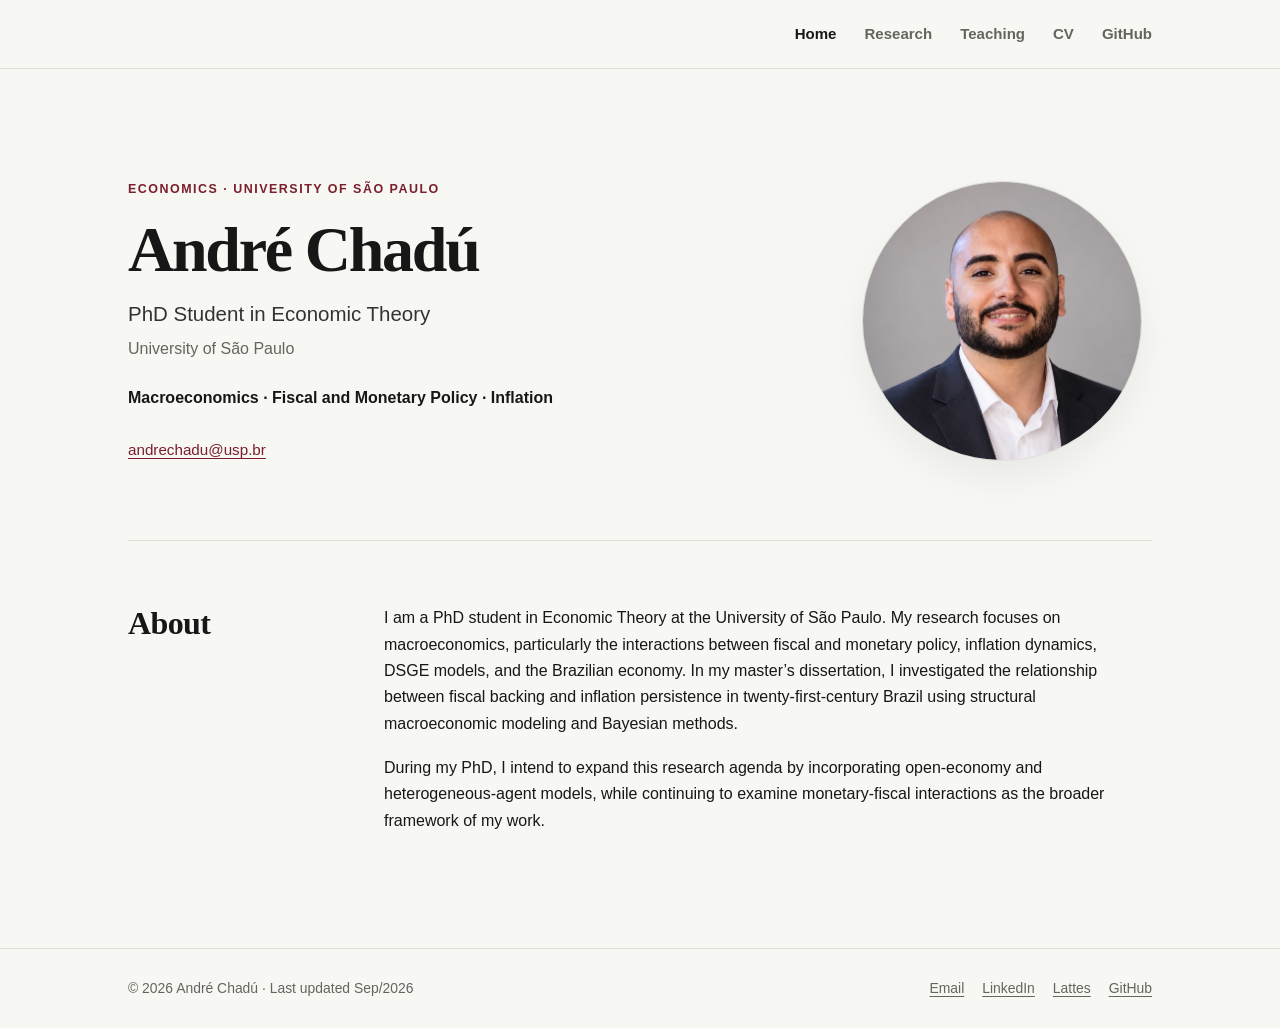
<file: index.html>
<!doctype html>
<html lang="en">
<head>
  <meta charset="utf-8">
  <meta name="viewport" content="width=device-width, initial-scale=1">
  <meta name="description" content="André Chadú — PhD Student in Economic Theory at the University of São Paulo. Macroeconomics, fiscal and monetary policy, and inflation.">
  <title>André Chadú | Economics</title>
  <link rel="icon" href="assets/favicon.svg" type="image/svg+xml">
  <link rel="stylesheet" href="style.css">
</head>
<body>
<header class="site-header">
  <nav class="nav" aria-label="Main navigation">
    <div class="nav-links">
      <a class="active" href="index.html">Home</a>
      <a href="research.html">Research</a>
      <a href="teaching.html">Teaching</a>
      <a href="cv.html">CV</a>
      <a href="github.html">GitHub</a>
    </div>
  </nav>
</header>

<main>
  <section class="hero">
    <div class="hero-content">
      <p class="eyebrow">Economics · University of São Paulo</p>
      <h1>André Chadú</h1>
      <p class="hero-subtitle">PhD Student in Economic Theory</p>
      <p class="hero-meta">University of São Paulo</p>
      <p class="hero-interests">Macroeconomics · Fiscal and Monetary Policy · Inflation</p>

      <div class="contact-row">
        <a href="mailto:andrechadu@usp.br">andrechadu@usp.br</a>
      </div>
    </div>

    <div class="profile-container">
      <div class="profile-card">
        <img class="profile-art" src="assets/profile.jpg" alt="Portrait of André Chadú">
      </div>
    </div>
  </section>

  <section class="section">
    <div class="section-header">
      <h2>About</h2>
      <div class="prose">
        <p>I am a PhD student in Economic Theory at the University of São Paulo. My research focuses on macroeconomics, particularly the interactions between fiscal and monetary policy, inflation dynamics, DSGE models, and the Brazilian economy. In my master’s dissertation, I investigated the relationship between fiscal backing and inflation persistence in twenty-first-century Brazil using structural macroeconomic modeling and Bayesian methods.</p>
        <p>During my PhD, I intend to expand this research agenda by incorporating open-economy and heterogeneous-agent models, while continuing to examine monetary-fiscal interactions as the broader framework of my work.</p>
      </div>
    </div>
  </section>
</main>

<footer class="site-footer">
  <div class="footer-inner">
    <span>© 2026 André Chadú · Last updated Sep/2026</span>
    <div class="footer-links">
      <a href="mailto:andrechadu@usp.br">Email</a>
      <a href="https://br.linkedin.com/in/andre-chadu-b379121a0" target="_blank" rel="noopener">LinkedIn</a>
      <a href="http://lattes.cnpq.br/8335236264880303" target="_blank" rel="noopener">Lattes</a>
      <a href="https://github.com/andrechadu?tab=repositories" target="_blank" rel="noopener">GitHub</a>
    </div>
  </div>
</footer>
</body>
</html>
</file>
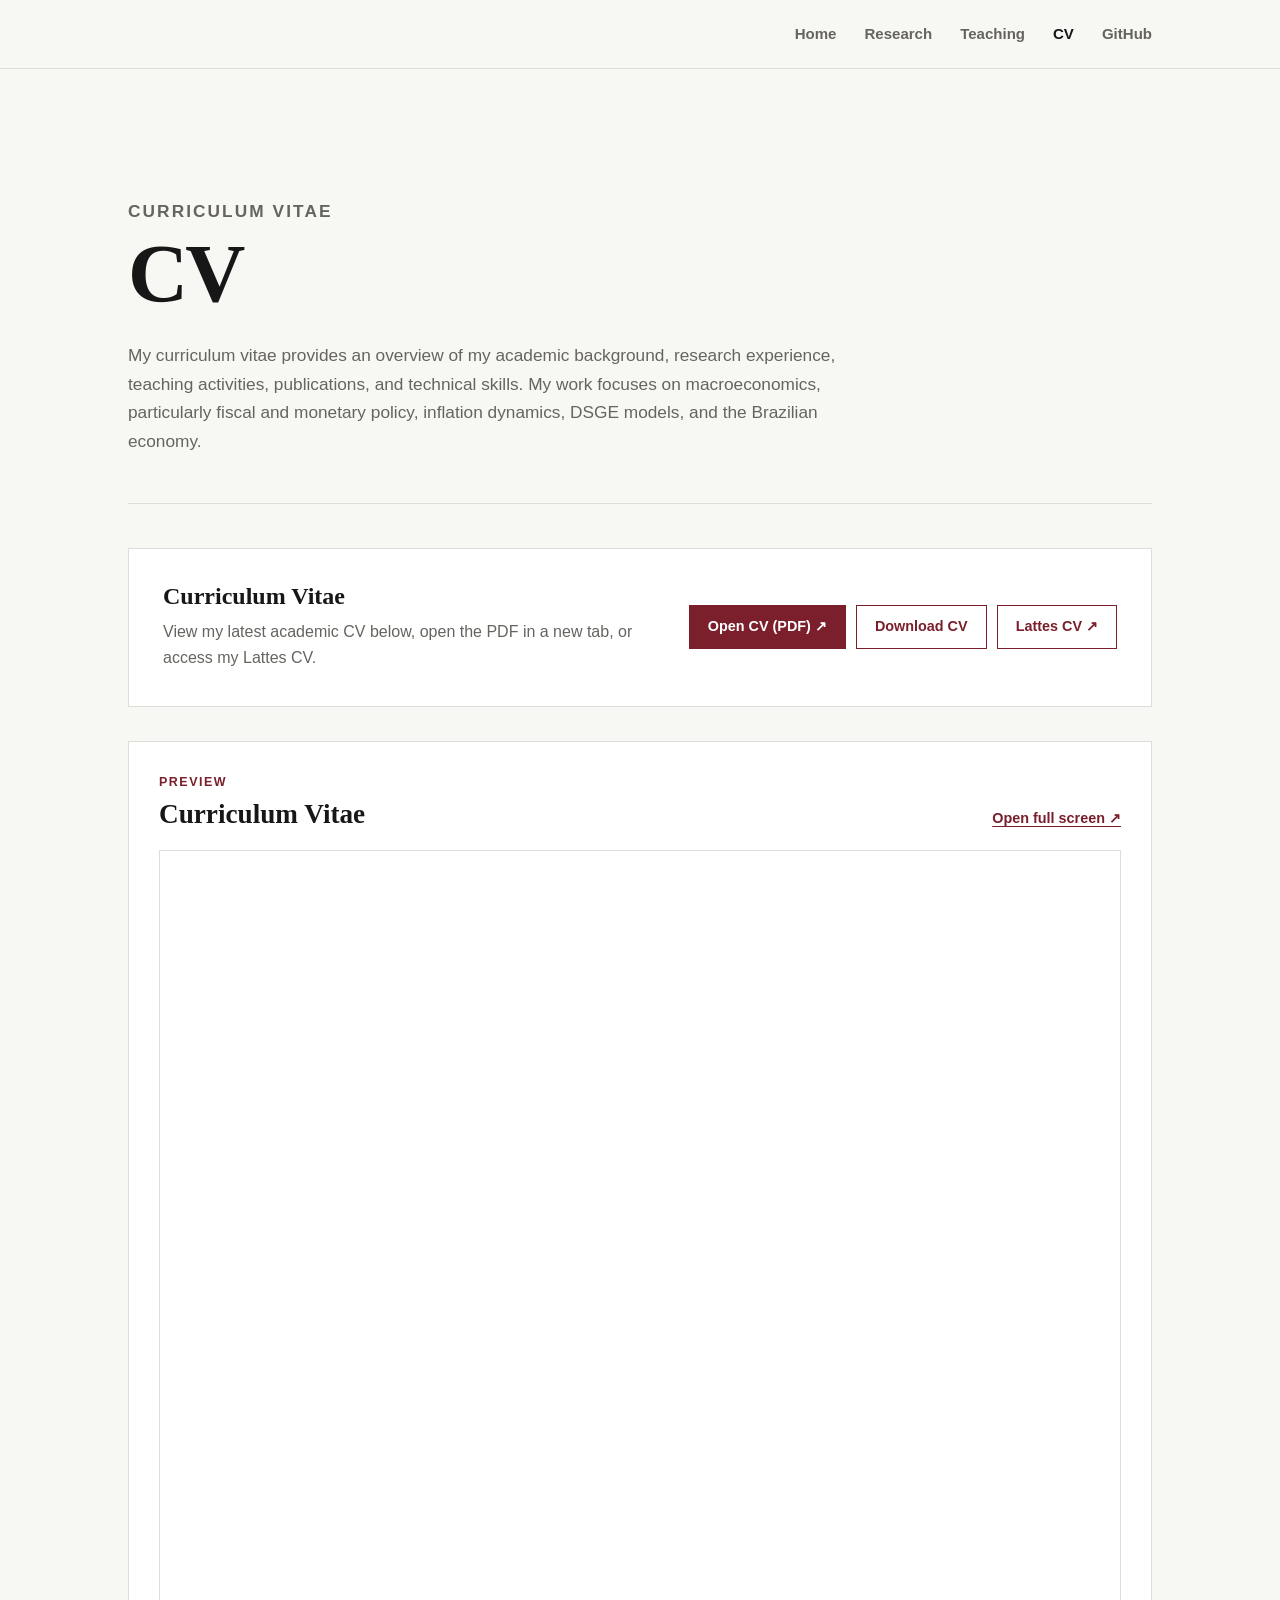
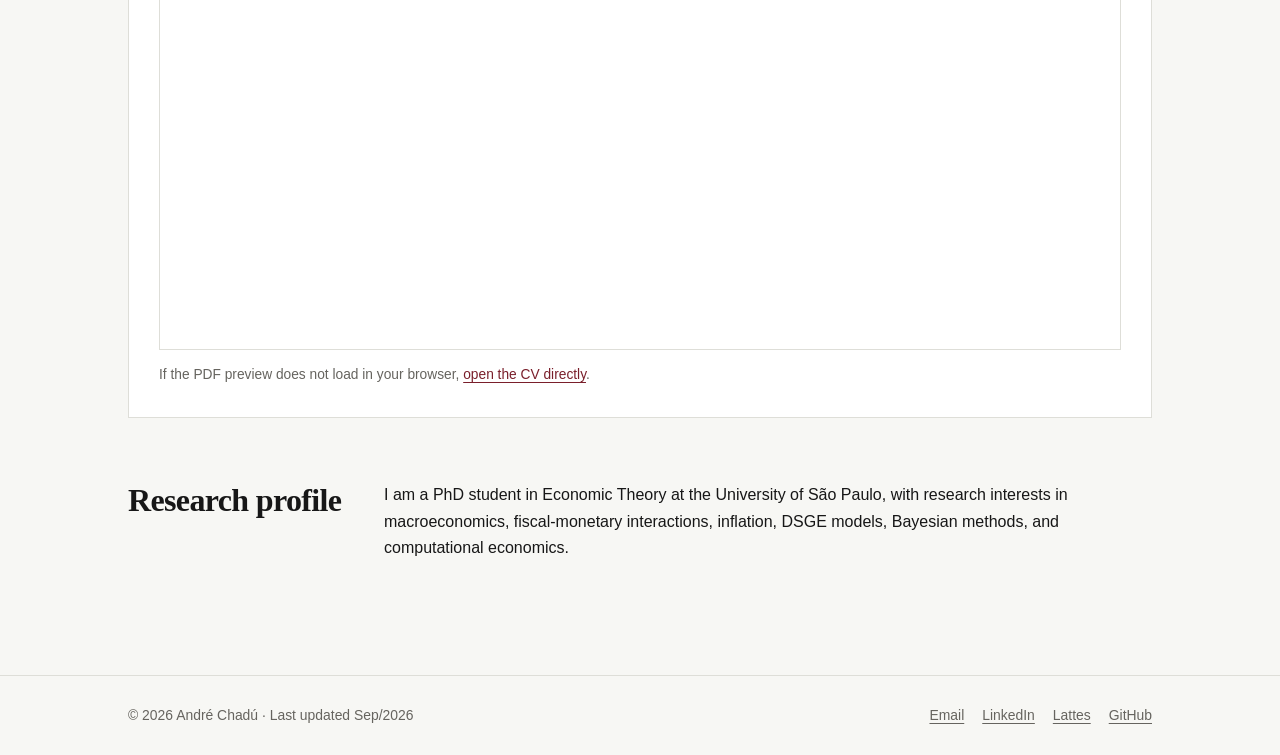
<file: cv.html>
<!doctype html>
<html lang="en">
<head>
  <meta charset="utf-8">
  <meta name="viewport" content="width=device-width, initial-scale=1">
  <meta name="description" content="Curriculum Vitae of André Chadú, PhD Student in Economic Theory at the University of São Paulo.">
  <title>CV | André Chadú</title>
  <link rel="icon" href="assets/favicon.svg" type="image/svg+xml">
  <link rel="stylesheet" href="style.css">
</head>
<body>
<header class="site-header">
  <nav class="nav" aria-label="Main navigation">
    <div class="nav-links">
      <a href="index.html">Home</a>
      <a href="research.html">Research</a>
      <a href="teaching.html">Teaching</a>
      <a class="active" href="cv.html">CV</a>
      <a href="github.html">GitHub</a>
    </div>
  </nav>
</header>

<main>
  <header class="page-head">
    <p class="eyebrow">Curriculum vitae</p>
    <h1>CV</h1>
    <p>My curriculum vitae provides an overview of my academic background, research experience, teaching activities, publications, and technical skills. My work focuses on macroeconomics, particularly fiscal and monetary policy, inflation dynamics, DSGE models, and the Brazilian economy.</p>
  </header>

  <section class="cv-box">
    <div>
      <h2>Curriculum Vitae</h2>
      <p>View my latest academic CV below, open the PDF in a new tab, or access my Lattes CV.</p>
    </div>
    <div class="cv-links">
      <a class="btn" href="files/cv-andre-chadu.pdf" target="_blank" rel="noopener">Open CV (PDF) ↗</a>
      <a class="btn btn-secondary" href="files/cv-andre-chadu.pdf" download>Download CV</a>
      <a class="btn btn-secondary" href="http://lattes.cnpq.br/8335236264880303" target="_blank" rel="noopener">Lattes CV ↗</a>
    </div>
  </section>

  <section class="cv-preview" aria-labelledby="cv-preview-title">
    <div class="cv-preview-head">
      <div>
        <p class="eyebrow">Preview</p>
        <h2 id="cv-preview-title">Curriculum Vitae</h2>
      </div>
      <a href="files/cv-andre-chadu.pdf" target="_blank" rel="noopener">Open full screen ↗</a>
    </div>

    <div class="cv-pdf-frame">
      <iframe
        class="cv-pdf-viewer"
        src="files/cv-andre-chadu.pdf#view=FitH"
        title="Curriculum Vitae of André Chadú"
        width="100%"
        height="1100"
        loading="lazy"
      ></iframe>
    </div>

    <p class="cv-preview-fallback">
      If the PDF preview does not load in your browser,
      <a href="files/cv-andre-chadu.pdf" target="_blank" rel="noopener">open the CV directly</a>.
    </p>
  </section>

  <section class="section">
    <div class="section-header">
      <h2>Research profile</h2>
      <div class="prose">
        <p>I am a PhD student in Economic Theory at the University of São Paulo, with research interests in macroeconomics, fiscal-monetary interactions, inflation, DSGE models, Bayesian methods, and computational economics.</p>
      </div>
    </div>
  </section>
</main>

<footer class="site-footer">
  <div class="footer-inner">
    <span>© 2026 André Chadú · Last updated Sep/2026</span>
    <div class="footer-links">
      <a href="mailto:andrechadu@usp.br">Email</a>
      <a href="https://br.linkedin.com/in/andre-chadu-b379121a0" target="_blank" rel="noopener">LinkedIn</a>
      <a href="http://lattes.cnpq.br/8335236264880303" target="_blank" rel="noopener">Lattes</a>
      <a href="https://github.com/andrechadu?tab=repositories" target="_blank" rel="noopener">GitHub</a>
    </div>
  </div>
</footer>
</body>
</html>
</file>
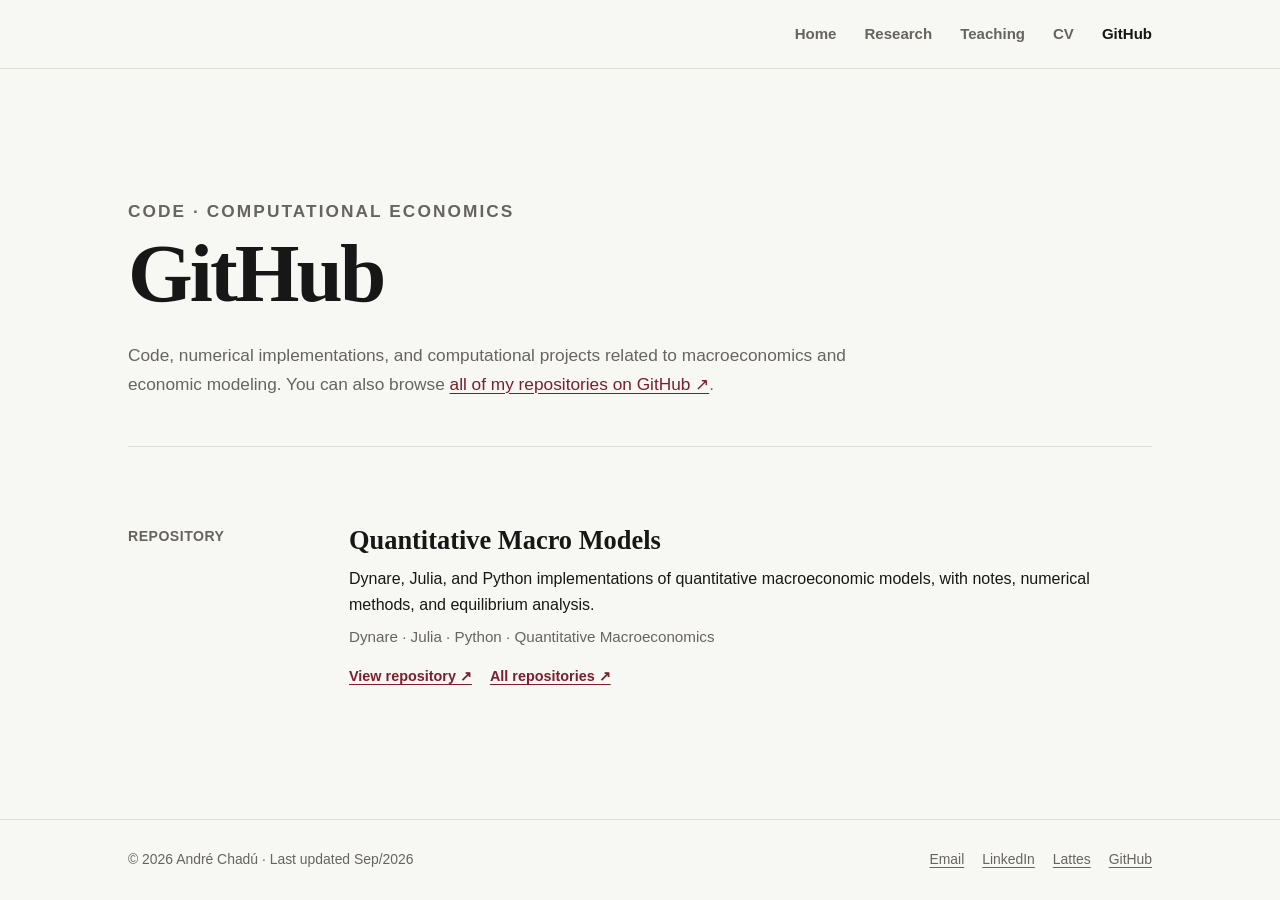
<file: github.html>
<!doctype html>
<html lang="en">
<head>
  <meta charset="utf-8">
  <meta name="viewport" content="width=device-width, initial-scale=1">
  <meta name="description" content="GitHub repositories and computational projects by André Chadú in quantitative macroeconomics.">
  <title>GitHub | André Chadú</title>
  <link rel="icon" href="assets/favicon.svg" type="image/svg+xml">
  <link rel="stylesheet" href="style.css">
</head>
<body>
<header class="site-header">
  <nav class="nav" aria-label="Main navigation">
    <div class="nav-links">
      <a href="index.html">Home</a>
      <a href="research.html">Research</a>
      <a href="teaching.html">Teaching</a>
      <a href="cv.html">CV</a>
      <a class="active" href="github.html">GitHub</a>
    </div>
  </nav>
</header>

<main>
  <header class="page-head">
    <p class="eyebrow">Code · Computational Economics</p>
    <h1>GitHub</h1>
    <p>Code, numerical implementations, and computational projects related to macroeconomics and economic modeling. You can also browse <a href="https://github.com/andrechadu?tab=repositories" target="_blank" rel="noopener">all of my repositories on GitHub ↗</a>.</p>
  </header>

  <section class="entries">
    <article class="entry">
      <div class="entry-label">Repository</div>
      <div>
        <h2>Quantitative Macro Models</h2>
        <p>Dynare, Julia, and Python implementations of quantitative macroeconomic models, with notes, numerical methods, and equilibrium analysis.</p>
        <p class="meta">Dynare · Julia · Python · Quantitative Macroeconomics</p>
        <div class="entry-links">
          <a href="https://github.com/andrechadu/quantitative-macro-models" target="_blank" rel="noopener">View repository ↗</a>
          <a href="https://github.com/andrechadu?tab=repositories" target="_blank" rel="noopener">All repositories ↗</a>
        </div>
      </div>
    </article>
  </section>
</main>

<footer class="site-footer">
  <div class="footer-inner">
    <span>© 2026 André Chadú · Last updated Sep/2026</span>
    <div class="footer-links">
      <a href="mailto:andrechadu@usp.br">Email</a>
      <a href="https://br.linkedin.com/in/andre-chadu-b379121a0" target="_blank" rel="noopener">LinkedIn</a>
      <a href="http://lattes.cnpq.br/8335236264880303" target="_blank" rel="noopener">Lattes</a>
      <a href="https://github.com/andrechadu?tab=repositories" target="_blank" rel="noopener">GitHub</a>
    </div>
  </div>
</footer>
</body>
</html>
</file>
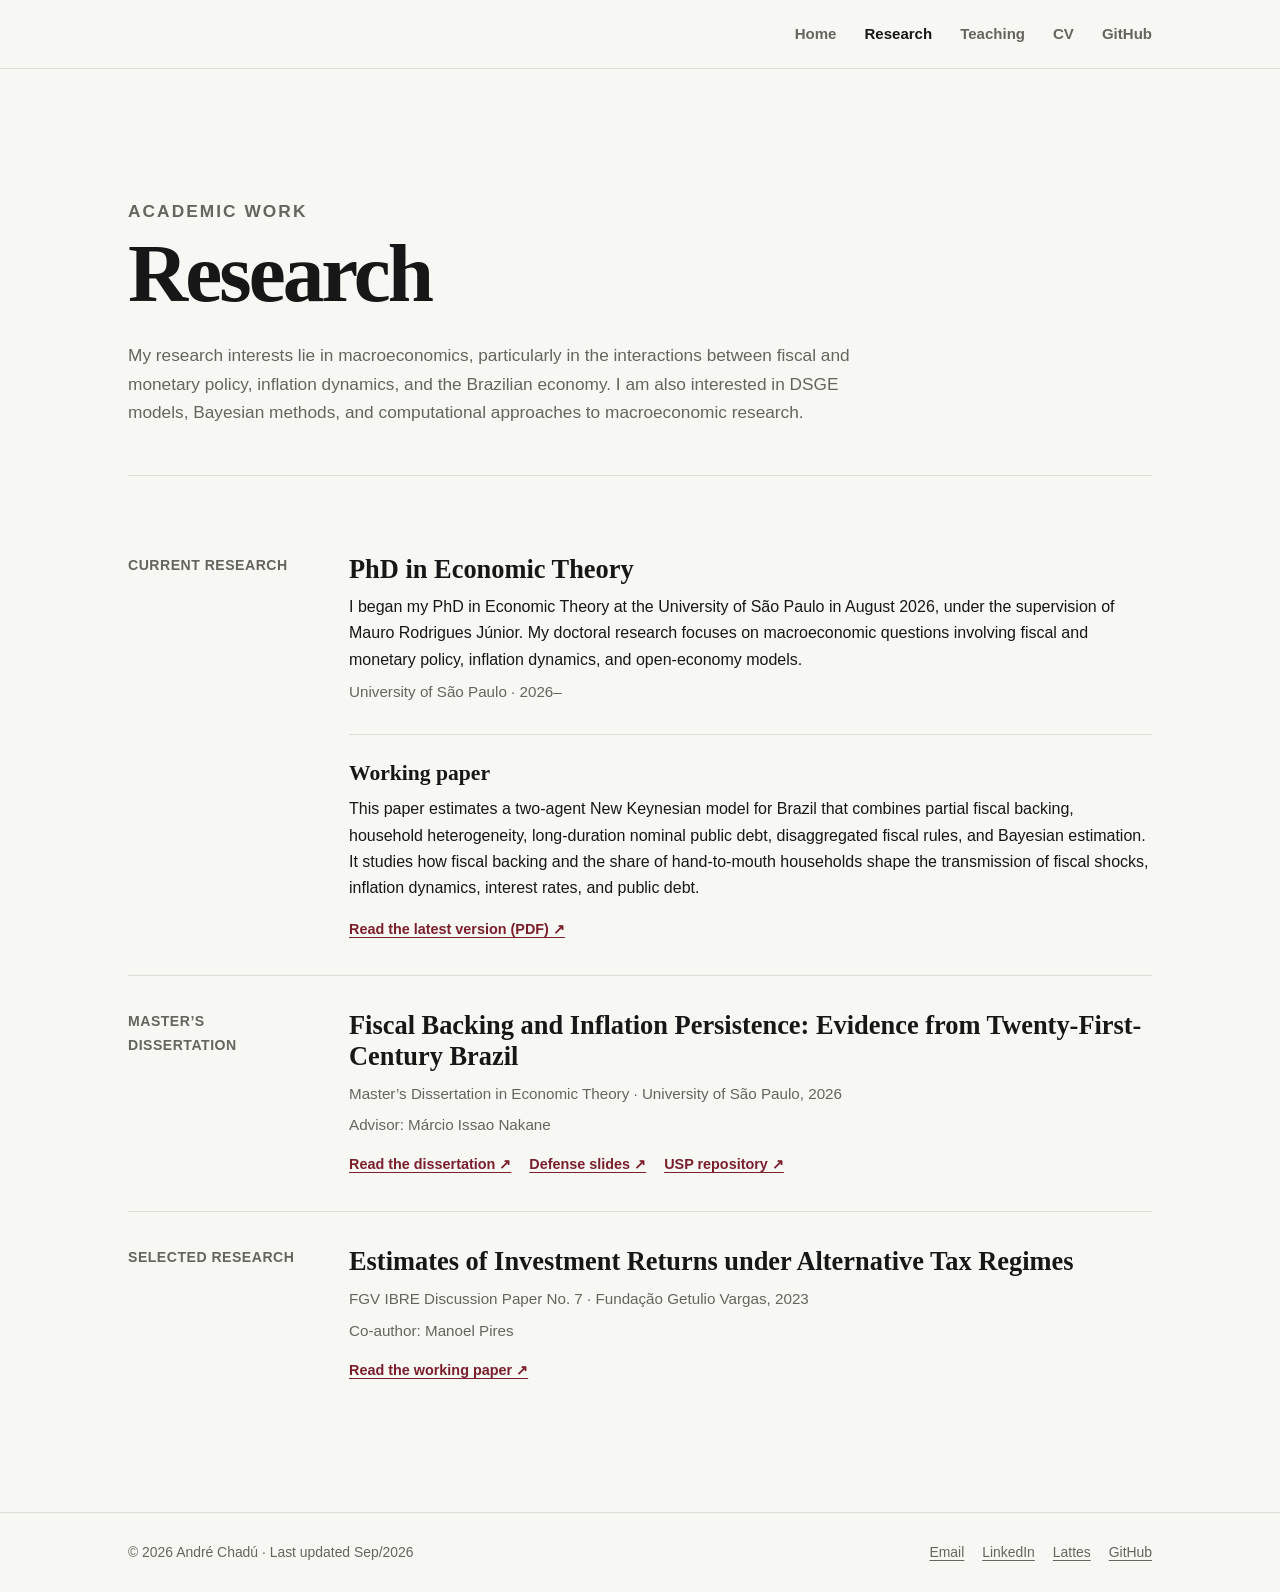
<file: research.html>
<!doctype html>
<html lang="en">
<head>
  <meta charset="utf-8">
  <meta name="viewport" content="width=device-width, initial-scale=1">
  <meta name="description" content="Research by André Chadú in macroeconomics, fiscal and monetary policy, inflation, DSGE models, and Bayesian methods.">
  <title>Research | André Chadú</title>
  <link rel="icon" href="assets/favicon.svg" type="image/svg+xml">
  <link rel="stylesheet" href="style.css">
</head>
<body>
<header class="site-header">
  <nav class="nav" aria-label="Main navigation">
    <div class="nav-links">
      <a href="index.html">Home</a>
      <a class="active" href="research.html">Research</a>
      <a href="teaching.html">Teaching</a>
      <a href="cv.html">CV</a>
      <a href="github.html">GitHub</a>
    </div>
  </nav>
</header>

<main>
  <header class="page-head">
    <p class="eyebrow">Academic work</p>
    <h1>Research</h1>
    <p>My research interests lie in macroeconomics, particularly in the interactions between fiscal and monetary policy, inflation dynamics, and the Brazilian economy. I am also interested in DSGE models, Bayesian methods, and computational approaches to macroeconomic research.</p>
  </header>

  <div class="entries">
    <article class="entry">
      <div class="entry-label">Current research</div>
      <div>
        <h2>PhD in Economic Theory</h2>
        <p>I began my PhD in Economic Theory at the University of São Paulo in August 2026, under the supervision of Mauro Rodrigues Júnior. My doctoral research focuses on macroeconomic questions involving fiscal and monetary policy, inflation dynamics, and open-economy models.</p>
        <p class="meta">University of São Paulo · 2026–</p>

        <div class="research-subentry">
          <h3>Working paper</h3>
          <p>This paper estimates a two-agent New Keynesian model for Brazil that combines partial fiscal backing, household heterogeneity, long-duration nominal public debt, disaggregated fiscal rules, and Bayesian estimation. It studies how fiscal backing and the share of hand-to-mouth households shape the transmission of fiscal shocks, inflation dynamics, interest rates, and public debt.</p>
          <div class="entry-links">
            <a href="https://drive.google.com/file/d/1MOnrU3uOdtiGcel3sTkG7PZJigMjXzF3/view" target="_blank" rel="noopener">Read the latest version (PDF) ↗</a>
          </div>
        </div>
      </div>
    </article>

    <article class="entry">
      <div class="entry-label">Master’s dissertation</div>
      <div>
        <h2>Fiscal Backing and Inflation Persistence: Evidence from Twenty-First-Century Brazil</h2>
        <p class="meta">Master’s Dissertation in Economic Theory · University of São Paulo, 2026</p>
        <p class="meta">Advisor: Márcio Issao Nakane</p>
        <div class="entry-links">
          <a href="https://drive.google.com/file/d/1uZi9qXnKH-UssFY4tCvfdmm5OLGM_W5N/view?usp=sharing" target="_blank" rel="noopener">Read the dissertation ↗</a>
          <a href="https://drive.google.com/file/d/1VYjpXfJbacHgxBVKusVGV1AbY7Z_8dlI/view?usp=sharing" target="_blank" rel="noopener">Defense slides ↗</a>
          <a href="https://teses.usp.br/teses/disponiveis/12/12138/tde-23072026-150109/" target="_blank" rel="noopener">USP repository ↗</a>
        </div>
      </div>
    </article>

    <article class="entry">
      <div class="entry-label">Selected research</div>
      <div>
        <h2>Estimates of Investment Returns under Alternative Tax Regimes</h2>
        <p class="meta">FGV IBRE Discussion Paper No. 7 · Fundação Getulio Vargas, 2023</p>
        <p class="meta">Co-author: Manoel Pires</p>
        <div class="entry-links">
          <a href="https://portalibre.fgv.br/sites/default/files/2023-03/textosdediscussao_estimativas-do-retorno-de-investimentos-sob-regimes-tributarios-alternativos_06032023.pdf" target="_blank" rel="noopener">Read the working paper ↗</a>
        </div>
      </div>
    </article>
  </div>
</main>

<footer class="site-footer">
  <div class="footer-inner">
    <span>© 2026 André Chadú · Last updated Sep/2026</span>
    <div class="footer-links">
      <a href="mailto:andrechadu@usp.br">Email</a>
      <a href="https://br.linkedin.com/in/andre-chadu-b379121a0" target="_blank" rel="noopener">LinkedIn</a>
      <a href="http://lattes.cnpq.br/8335236264880303" target="_blank" rel="noopener">Lattes</a>
      <a href="https://github.com/andrechadu?tab=repositories" target="_blank" rel="noopener">GitHub</a>
    </div>
  </div>
</footer>
</body>
</html>
</file>
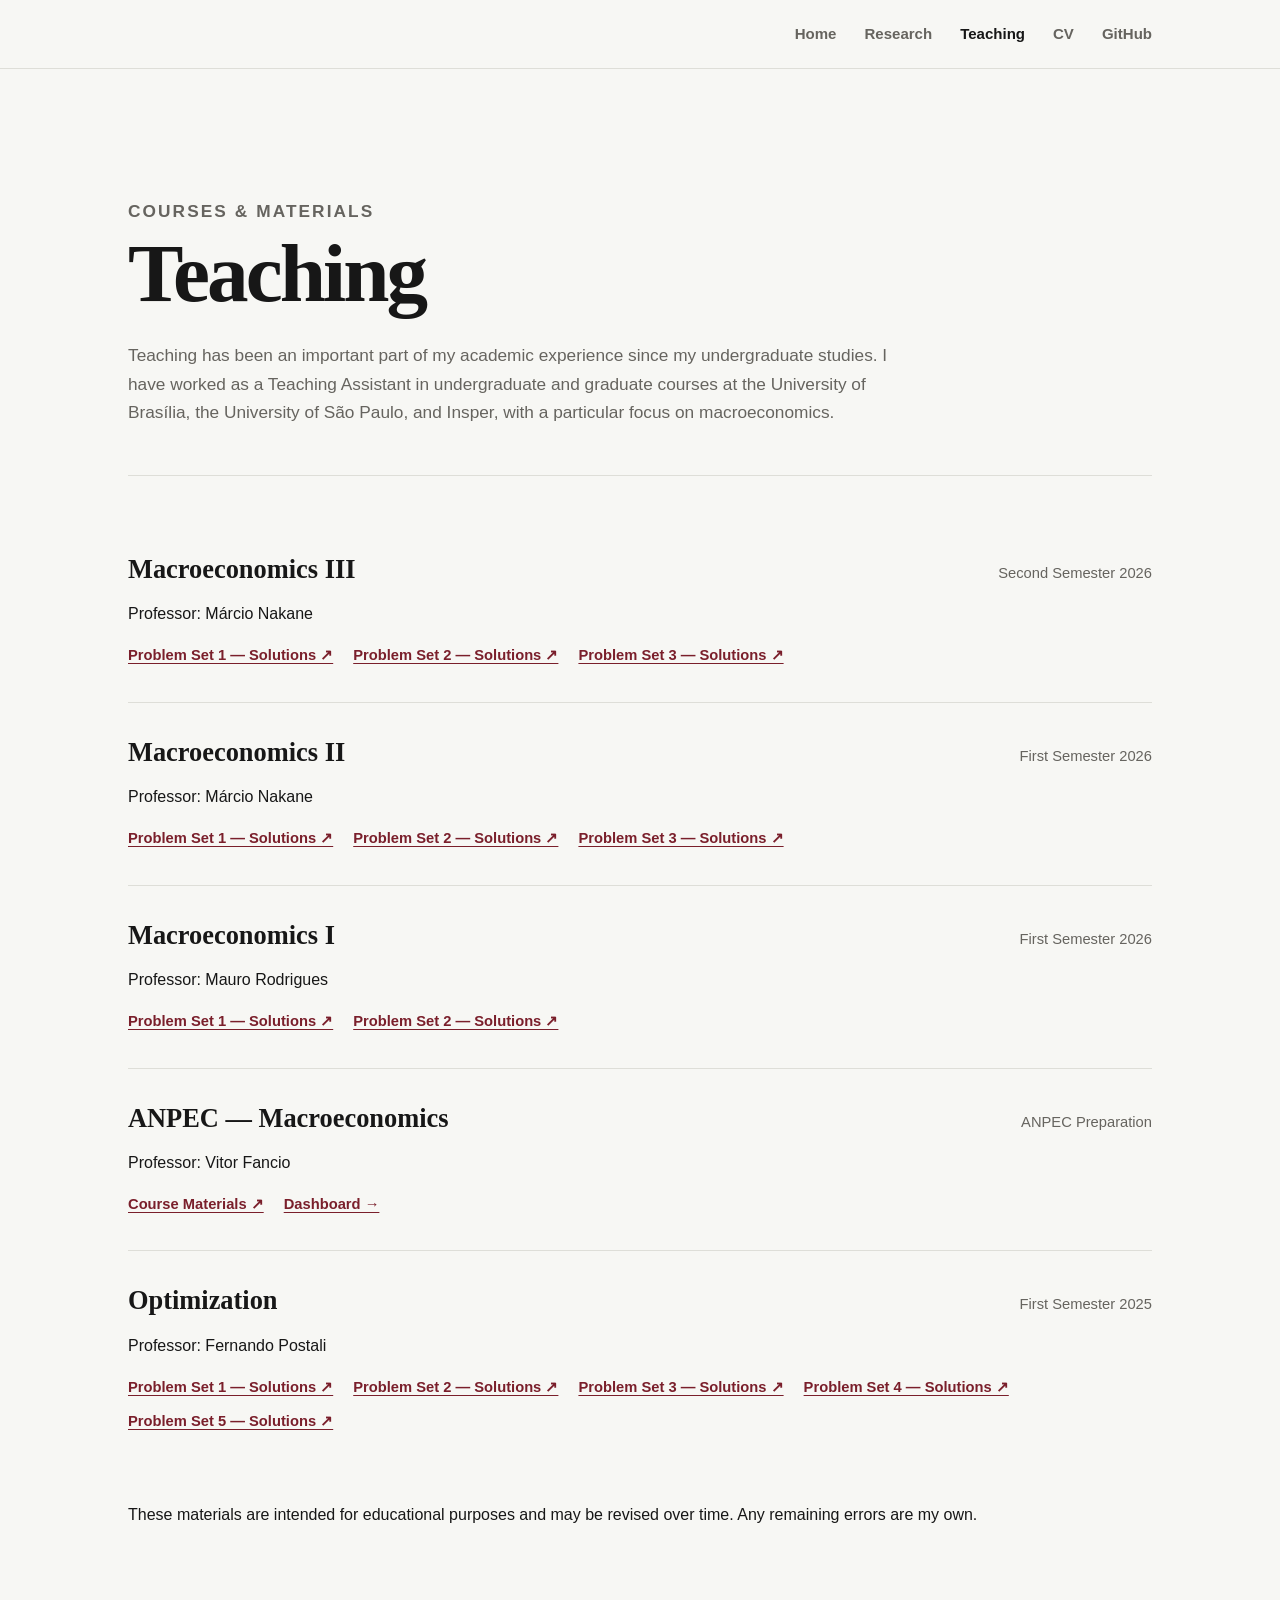
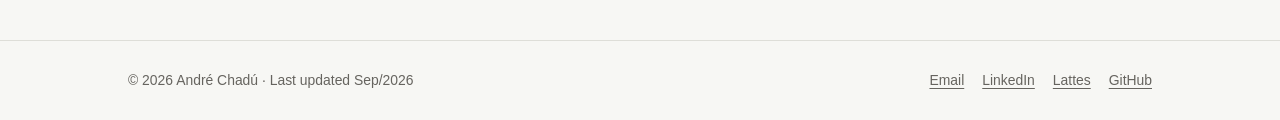
<file: teaching.html>
<!doctype html>
<html lang="en">
<head>
  <meta charset="utf-8">
  <meta name="viewport" content="width=device-width, initial-scale=1">
  <meta name="description" content="Teaching materials and experience of André Chadú at USP, UnB, and Insper.">
  <title>Teaching | André Chadú</title>
  <link rel="icon" href="assets/favicon.svg" type="image/svg+xml">
  <link rel="stylesheet" href="style.css">
</head>
<body>
<header class="site-header">
  <nav class="nav" aria-label="Main navigation">
    <div class="nav-links">
      <a href="index.html">Home</a>
      <a href="research.html">Research</a>
      <a class="active" href="teaching.html">Teaching</a>
      <a href="cv.html">CV</a>
      <a href="github.html">GitHub</a>
    </div>
  </nav>
</header>

<main>
  <header class="page-head">
    <p class="eyebrow">Courses & materials</p>
    <h1>Teaching</h1>
    <p>Teaching has been an important part of my academic experience since my undergraduate studies. I have worked as a Teaching Assistant in undergraduate and graduate courses at the University of Brasília, the University of São Paulo, and Insper, with a particular focus on macroeconomics.</p>
  </header>

  <section class="entries">
    <article class="course">
      <div class="course-head">
        <h2>Macroeconomics III</h2>
        <div class="course-term">Second Semester 2026</div>
      </div>
      <p class="meta">Professor: Márcio Nakane</p>
      <div class="materials">
        <a href="https://drive.google.com/file/d/1V600_KE9-wl9s8zG_bYDHs1xmHST1XbH/view" target="_blank" rel="noopener">Problem Set 1 — Solutions ↗</a>
        <a href="https://drive.google.com/file/d/1NjT0zVJhPtRv1FIjH0300H2CuWSJmaJe/view" target="_blank" rel="noopener">Problem Set 2 — Solutions ↗</a>
        <a href="https://drive.google.com/file/d/1SFdkvcbjOAdVd_BNQoDz8ydfyktQ9r1l/view" target="_blank" rel="noopener">Problem Set 3 — Solutions ↗</a>
      </div>
    </article>

    <article class="course">
      <div class="course-head">
        <h2>Macroeconomics II</h2>
        <div class="course-term">First Semester 2026</div>
      </div>
      <p class="meta">Professor: Márcio Nakane</p>
      <div class="materials">
        <a href="https://drive.google.com/file/d/1bWfqx-BBPDRKhdG5MbSAEHHM139btG7W/view?usp=sharing" target="_blank" rel="noopener">Problem Set 1 — Solutions ↗</a>
        <a href="https://drive.google.com/file/d/1HY11WGmAGFT8gKKqWW0f8LjLEydF-_vM/view?usp=sharing" target="_blank" rel="noopener">Problem Set 2 — Solutions ↗</a>
        <a href="https://drive.google.com/file/d/12oziOtIu3zuuowv2QBnSF5VTgJPDUuyj/view?usp=sharing" target="_blank" rel="noopener">Problem Set 3 — Solutions ↗</a>
      </div>
    </article>

    <article class="course">
      <div class="course-head">
        <h2>Macroeconomics I</h2>
        <div class="course-term">First Semester 2026</div>
      </div>
      <p class="meta">Professor: Mauro Rodrigues</p>
      <div class="materials">
        <a href="https://drive.google.com/file/d/1BkNJglWMBDE5s99Tw-b2Q4YMYOSpT7si/view?usp=sharing" target="_blank" rel="noopener">Problem Set 1 — Solutions ↗</a>
        <a href="https://drive.google.com/file/d/1o8YnTL18j2dBH31-lr2SlHU4ByDSIjgD/view?usp=sharing" target="_blank" rel="noopener">Problem Set 2 — Solutions ↗</a>
      </div>
    </article>


    <article class="course">
      <div class="course-head">
        <h2>ANPEC — Macroeconomics</h2>
        <div class="course-term">ANPEC Preparation</div>
      </div>
      <p class="meta">Professor: Vitor Fancio</p>
      <div class="materials">
        <a href="https://drive.google.com/drive/folders/1h2VeKlPUrtCEXiQdkPMA2TNw3wddBKf5?usp=sharing" target="_blank" rel="noopener">Course Materials ↗</a>
        <a href="anpec-dashboard.html">Dashboard →</a>
      </div>
    </article>

    <article class="course">
      <div class="course-head">
        <h2>Optimization</h2>
        <div class="course-term">First Semester 2025</div>
      </div>
      <p class="meta">Professor: Fernando Postali</p>
      <div class="materials">
        <a href="https://drive.google.com/file/d/1363MhvJ4eTL6qARJE7n27U0torpAEkze/view?usp=sharing" target="_blank" rel="noopener">Problem Set 1 — Solutions ↗</a>
        <a href="https://drive.google.com/file/d/1QbG-AT-r-FZ4q2S5XQhVDu1nZQfSa3v_/view?usp=sharing" target="_blank" rel="noopener">Problem Set 2 — Solutions ↗</a>
        <a href="https://drive.google.com/file/d/19SSdLUQbk0Dux3uVI-x_qpU_OiM3g-GN/view?usp=sharing" target="_blank" rel="noopener">Problem Set 3 — Solutions ↗</a>
        <a href="https://drive.google.com/file/d/1jehE-KeDL-tuI-e6qFfJW_6qOuaCUJiP/view?usp=sharing" target="_blank" rel="noopener">Problem Set 4 — Solutions ↗</a>
        <a href="https://drive.google.com/file/d/1ZG7q5fEChIZCn07RuHUlG7wsv9FAHcxM/view?usp=sharing" target="_blank" rel="noopener">Problem Set 5 — Solutions ↗</a>
      </div>
    </article>
  </section>

  <p class="meta" style="margin-top:34px">These materials are intended for educational purposes and may be revised over time. Any remaining errors are my own.</p>
</main>

<footer class="site-footer">
  <div class="footer-inner">
    <span>© 2026 André Chadú · Last updated Sep/2026</span>
    <div class="footer-links">
      <a href="mailto:andrechadu@usp.br">Email</a>
      <a href="https://br.linkedin.com/in/andre-chadu-b379121a0" target="_blank" rel="noopener">LinkedIn</a>
      <a href="http://lattes.cnpq.br/8335236264880303" target="_blank" rel="noopener">Lattes</a>
      <a href="https://github.com/andrechadu?tab=repositories" target="_blank" rel="noopener">GitHub</a>
    </div>
  </div>
</footer>
</body>
</html>
</file>
<file: style.css>
:root {
  --bg: #f7f7f4;
  --surface: #ffffff;
  --ink: #171717;
  --muted: #66645f;
  --line: #deded8;
  --accent: #7a1f2b;
  --accent-dark: #5d1420;
  --max: 1080px;
  --serif: Georgia, "Times New Roman", serif;
  --sans: Inter, ui-sans-serif, -apple-system, BlinkMacSystemFont, "Segoe UI", sans-serif;
}

* { box-sizing: border-box; }
html { scroll-behavior: smooth; }

body {
  margin: 0;
  background: var(--bg);
  color: var(--ink);
  font-family: var(--sans);
  font-size: 16px;
  line-height: 1.65;
  -webkit-font-smoothing: antialiased;
}

a {
  color: var(--accent);
  text-decoration-thickness: 1px;
  text-underline-offset: 3px;
}

a:hover { color: var(--accent-dark); }

.site-header {
  position: sticky;
  top: 0;
  z-index: 10;
  background: rgba(247, 247, 244, 0.94);
  backdrop-filter: blur(12px);
  border-bottom: 1px solid var(--line);
}

.nav {
  max-width: var(--max);
  min-height: 68px;
  margin: 0 auto;
  padding: 0 28px;
  display: flex;
  align-items: center;
  justify-content: flex-end;
  gap: 24px;
}

.nav-links {
  display: flex;
  align-items: center;
  gap: 28px;
}

.nav-links a {
  color: var(--muted);
  text-decoration: none;
  font-size: 0.94rem;
  font-weight: 600;
}

.nav-links a:hover,
.nav-links a.active { color: var(--ink); }

main {
  max-width: var(--max);
  margin: 0 auto;
  padding: 76px 28px 96px;
}

.hero {
  display: grid;
  grid-template-columns: minmax(0, 1fr) 300px;
  gap: 72px;
  align-items: center;
  padding: 34px 0 78px;
  border-bottom: 1px solid var(--line);
}

.hero-content { min-width: 0; }

.eyebrow {
  margin: 0 0 18px;
  color: var(--accent);
  font-size: 0.78rem;
  font-weight: 800;
  letter-spacing: 0.12em;
  text-transform: uppercase;
}

h1,
h2,
h3 {
  font-family: var(--serif);
  line-height: 1.15;
}

.hero h1 {
  margin: 0;
  font-size: clamp(3rem, 5vw, 4.8rem);
  font-weight: 600;
  line-height: 1;
  letter-spacing: -0.035em;
}

.hero-subtitle {
  margin: 18px 0 0;
  color: #343330;
  font-size: 1.28rem;
  line-height: 1.4;
}

.hero-meta {
  margin: 8px 0 0;
  color: var(--muted);
}

.hero-interests {
  margin: 22px 0 0;
  color: var(--ink);
  font-weight: 600;
}

.contact-row {
  display: flex;
  flex-wrap: wrap;
  gap: 10px 22px;
  margin-top: 26px;
}

.contact-row a { font-size: 0.95rem; }

.profile-container {
  display: flex;
  justify-content: center;
  align-items: center;
}

.profile-card {
  display: flex;
  justify-content: center;
}

.profile-art {
  display: block;
  width: min(100%, 280px);
  height: auto;
  aspect-ratio: 1 / 1;
  object-fit: cover;
  object-position: center;
  border: 1px solid var(--line);
  border-radius: 50%;
  background: var(--surface);
  box-shadow: 0 18px 40px rgba(0, 0, 0, 0.06);
}

.section { padding: 64px 0 0; }

.section-header {
  display: grid;
  grid-template-columns: 220px minmax(0, 1fr);
  gap: 36px;
}

.section h2 {
  margin: 0;
  font-size: 2rem;
  font-weight: 600;
  letter-spacing: -0.02em;
}

.prose { max-width: 760px; }
.prose p:first-child { margin-top: 0; }
.prose p { margin: 0 0 18px; }

.page-head {
  padding: 32px 0 48px;
  border-bottom: 1px solid var(--line);
}

.page-head h1 {
  margin: 0;
  font-size: clamp(3rem, 7vw, 5.2rem);
  font-weight: 600;
  letter-spacing: -0.035em;
}

.page-head p {
  max-width: 760px;
  margin: 20px 0 0;
  color: var(--muted);
  font-size: 1.08rem;
}

.entries { margin-top: 44px; }

.entry {
  display: grid;
  grid-template-columns: 185px minmax(0, 1fr);
  gap: 36px;
  padding: 34px 0;
  border-bottom: 1px solid var(--line);
}

.entry:last-child { border-bottom: 0; }

.entry-label {
  color: var(--muted);
  font-size: 0.88rem;
  font-weight: 700;
  letter-spacing: 0.035em;
  text-transform: uppercase;
}

.entry h2,
.entry h3 {
  margin: 0 0 10px;
  font-size: 1.65rem;
  font-weight: 600;
}

.entry p { margin: 6px 0; }
.entry .meta { color: var(--muted); font-size: 0.95rem; }

.research-subentry {
  margin-top: 30px;
  padding-top: 26px;
  border-top: 1px solid var(--line);
}

.research-subentry h3 {
  margin: 0 0 10px;
  font-size: 1.35rem;
}

.entry-links {
  display: flex;
  flex-wrap: wrap;
  gap: 8px 18px;
  margin-top: 16px;
}

.entry-links a,
.button {
  display: inline-flex;
  align-items: center;
  gap: 7px;
  font-weight: 700;
  font-size: 0.9rem;
}

.course {
  padding: 34px 0;
  border-bottom: 1px solid var(--line);
}

.course:last-child { border-bottom: 0; }

.course-head {
  display: grid;
  grid-template-columns: minmax(0, 1fr) 155px;
  gap: 28px;
  align-items: baseline;
}

.course h2 { margin: 0; font-size: 1.65rem; }
.course-term { color: var(--muted); font-size: 0.92rem; text-align: right; }

.materials {
  display: flex;
  flex-wrap: wrap;
  gap: 10px 20px;
  margin-top: 16px;
}

.materials a { font-size: 0.92rem; font-weight: 650; }

.cv-box {
  margin-top: 44px;
  padding: 34px;
  background: var(--surface);
  border: 1px solid var(--line);
  display: grid;
  grid-template-columns: minmax(0, 1fr) auto;
  gap: 24px;
  align-items: center;
}

.cv-box h2 { margin: 0 0 8px; }
.cv-box p { margin: 0; color: var(--muted); }

.btn {
  display: inline-flex;
  align-items: center;
  justify-content: center;
  min-height: 44px;
  padding: 0 18px;
  border: 1px solid var(--accent);
  color: #fff;
  background: var(--accent);
  text-decoration: none;
  font-weight: 750;
  font-size: 0.9rem;
  white-space: nowrap;
}

.btn:hover { background: var(--accent-dark); color: #fff; }

.cv-links {
  display: flex;
  flex-wrap: wrap;
  gap: 10px;
  justify-content: flex-end;
}

.btn-secondary { background: transparent; color: var(--accent); }
.btn-secondary:hover { background: var(--accent); color: #fff; }

/* ========================================================================== */
/* CV PREVIEW                                                                 */
/* ========================================================================== */

.cv-preview {
  width: 100%;
  margin-top: 34px;
  padding: 30px;
  background: var(--surface);
  border: 1px solid var(--line);
}

.cv-preview-head {
  display: flex;
  align-items: flex-end;
  justify-content: space-between;
  gap: 24px;
  margin-bottom: 20px;
}

.cv-preview-head .eyebrow {
  margin-bottom: 7px;
}

.cv-preview-head h2 {
  margin: 0;
  font-size: 1.7rem;
  font-weight: 600;
}

.cv-preview-head > a {
  flex: 0 0 auto;
  font-size: 0.9rem;
  font-weight: 700;
}

.cv-pdf-frame {
  width: 100%;
  height: 1100px;
  min-height: 82vh;
  overflow: hidden;
  border: 1px solid var(--line);
  background: #fff;
}

.cv-pdf-viewer {
  display: block;
  width: 100% !important;
  height: 100% !important;
  min-height: 1100px;
  border: 0;
  background: #fff;
}

.cv-preview-fallback {
  margin: 14px 0 0;
  color: var(--muted);
  font-size: 0.86rem;
}

.site-footer { border-top: 1px solid var(--line); }

.footer-inner {
  max-width: var(--max);
  margin: 0 auto;
  padding: 28px;
  display: flex;
  justify-content: space-between;
  gap: 24px;
  color: var(--muted);
  font-size: 0.87rem;
}

.footer-links {
  display: flex;
  gap: 18px;
  flex-wrap: wrap;
}

.footer-links a { color: var(--muted); }
.footer-links a:hover { color: var(--accent); }

.mobile-nav { display: none; }

@media (max-width: 760px) {
  .nav {
    min-height: 62px;
    padding: 0 20px;
  }

  .nav-links { gap: 16px; }
  .nav-links a { font-size: 0.84rem; }

  main { padding: 44px 20px 72px; }

  .hero {
    grid-template-columns: 1fr;
    gap: 36px;
    padding: 16px 0 54px;
  }

  .hero h1 { font-size: clamp(3rem, 12vw, 4.2rem); }

  .profile-container {
    order: -1;
    justify-content: flex-start;
  }

  .profile-card { justify-content: flex-start; }
  .profile-art { width: 145px; }

  .section-header,
  .entry {
    grid-template-columns: 1fr;
    gap: 14px;
  }

  .section { padding-top: 46px; }
  .entry { padding: 28px 0; }

  .course-head {
    grid-template-columns: 1fr;
    gap: 4px;
  }

  .course-term { text-align: left; }

  .cv-box {
    grid-template-columns: 1fr;
    padding: 26px;
  }

  .cv-links { justify-content: flex-start; }
  .btn { width: fit-content; }

  .cv-preview {
    padding: 22px 16px;
  }

  .cv-preview-head {
    align-items: flex-start;
    flex-direction: column;
    gap: 10px;
  }

  .cv-pdf-frame {
    height: 900px;
    min-height: 75vh;
  }

  .cv-pdf-viewer {
    min-height: 900px;
  }

  .footer-inner { flex-direction: column; }
}

@media (max-width: 510px) {
  .nav {
    justify-content: center;
    padding: 0 14px;
  }

  .nav-links {
    width: 100%;
    justify-content: center;
    flex-wrap: wrap;
    gap: 8px 14px;
    padding: 10px 0;
  }

  .nav-links a { font-size: 0.76rem; }
  .hero h1 { font-size: 3rem; }
  .hero-subtitle { font-size: 1.15rem; }
  .contact-row { gap: 8px 18px; }

  .cv-pdf-frame {
    height: 760px;
    min-height: 70vh;
  }

  .cv-pdf-viewer {
    min-height: 760px;
  }
}

/* ========================================================================== */
/* ANPEC DASHBOARD                                                            */
/* ========================================================================== */

.dashboard-main {
  max-width: 1180px;
}

.dashboard-head {
  padding-bottom: 42px;
}

.dashboard-head h1 {
  max-width: 980px;
  font-size: clamp(2.7rem, 5vw, 4.2rem);
  line-height: 1.03;
}

.dashboard-intro {
  max-width: 900px;
  margin-top: 24px;
  color: #343330;
  font-size: 1.02rem;
  line-height: 1.75;
}

.dashboard-intro p {
  margin: 0 0 14px;
}

.dashboard-intro p:last-child {
  margin-bottom: 0;
}

.dashboard-actions {
  display: flex;
  flex-wrap: wrap;
  gap: 10px 20px;
  margin-top: 26px;
}

.dashboard-actions .button {
  text-decoration: none;
}

.dashboard-panel {
  margin-top: 38px;
  padding: 34px 36px 38px;
  background: var(--surface);
  border: 1px solid var(--line);
}

.dashboard-panel-first {
  margin-top: 46px;
}

.dashboard-panel-head {
  display: flex;
  align-items: flex-end;
  justify-content: space-between;
  gap: 28px;
}

.dashboard-panel h2,
.dashboard-methodology h2 {
  margin: 2px 0 0;
  font-size: 1.8rem;
  font-weight: 600;
}

.dashboard-note {
  max-width: 850px;
  margin: 9px 0 24px;
  color: var(--muted);
  font-size: 0.93rem;
}

.dashboard-control {
  display: grid;
  gap: 6px;
  min-width: 175px;
  color: var(--muted);
  font-size: 0.78rem;
  font-weight: 700;
  letter-spacing: 0.035em;
  text-transform: uppercase;
}

.dashboard-control select {
  min-height: 42px;
  padding: 0 34px 0 12px;
  border: 1px solid var(--line);
  background: var(--bg);
  color: var(--ink);
  font: inherit;
  font-size: 0.92rem;
  font-weight: 600;
  text-transform: none;
  letter-spacing: 0;
}

.chart-wrap {
  position: relative;
  width: 100%;
}

/* Give the charts generous vertical space so labels and series remain readable. */
.chart-bar-wrap {
  height: 820px;
  min-height: 820px;
}

.chart-line-wrap {
  height: 620px;
  min-height: 620px;
}

.chart-wrap canvas {
  width: 100% !important;
  height: 100% !important;
}

.matrix-wrap {
  width: 100%;
  overflow-x: auto;
  border: 1px solid var(--line);
}

.anpec-matrix {
  width: max-content;
  min-width: 100%;
  border-collapse: separate;
  border-spacing: 0;
  font-size: 0.78rem;
  font-variant-numeric: tabular-nums;
}

.anpec-matrix th,
.anpec-matrix td {
  padding: 9px 10px;
  border-right: 1px solid var(--line);
  border-bottom: 1px solid var(--line);
  text-align: right;
  white-space: nowrap;
}

.anpec-matrix thead th {
  position: sticky;
  top: 0;
  z-index: 2;
  background: var(--ink);
  color: #fff;
  font-weight: 700;
}

.anpec-matrix .matrix-topic {
  position: sticky;
  left: 0;
  z-index: 1;
  min-width: 310px;
  max-width: 310px;
  background: var(--surface);
  text-align: left;
  white-space: normal;
}

.anpec-matrix thead .matrix-topic {
  z-index: 3;
  background: var(--ink);
}

.anpec-matrix .matrix-total,
.anpec-matrix .matrix-grand-total td,
.anpec-matrix .matrix-grand-total th {
  background: #ecece7 !important;
  font-weight: 700;
}

.dashboard-methodology {
  max-width: 900px;
  margin-top: 54px;
  padding: 48px 0 8px;
  border-top: 1px solid var(--line);
}

.dashboard-methodology .eyebrow {
  margin-bottom: 8px;
}

.dashboard-methodology p {
  margin: 14px 0 0;
}

.dashboard-methodology .meta {
  margin-top: 24px;
  color: var(--muted);
  font-size: 0.9rem;
}

@media (max-width: 760px) {
  .dashboard-head h1 {
    font-size: clamp(2.45rem, 10vw, 3.5rem);
  }

  .dashboard-intro {
    font-size: 0.98rem;
  }

  .dashboard-panel {
    padding: 24px 18px 28px;
  }

  .dashboard-panel-head {
    align-items: flex-start;
    flex-direction: column;
    gap: 14px;
  }

  .dashboard-control {
    width: 100%;
  }

  .chart-bar-wrap {
    height: 900px;
    min-height: 900px;
  }

  .chart-line-wrap {
    height: 700px;
    min-height: 700px;
  }

  .anpec-matrix .matrix-topic {
    min-width: 240px;
    max-width: 240px;
  }

  .dashboard-methodology {
    margin-top: 42px;
    padding-top: 38px;
  }
}

@media (max-width: 510px) {
  .dashboard-actions {
    align-items: flex-start;
    flex-direction: column;
    gap: 8px;
  }

  .chart-bar-wrap {
    height: 960px;
    min-height: 960px;
  }

  .chart-line-wrap {
    height: 740px;
    min-height: 740px;
  }
}

/* ========================================================================== */
/* ANPEC DASHBOARD — TOPIC SERIES SELECTOR                                    */
/* ========================================================================== */

.series-selector {
  display: flex;
  align-items: center;
  gap: 14px;
  margin: 0 0 30px;
}

.series-selector-label {
  flex: 0 0 auto;
  color: var(--ink);
  font-size: 0.9rem;
  font-weight: 700;
}

.series-dropdown {
  position: relative;
  width: min(100%, 390px);
}

.series-dropdown-button {
  width: 100%;
  min-height: 44px;
  padding: 0 13px 0 14px;
  border: 1px solid var(--line);
  background: var(--surface);
  color: var(--ink);
  display: flex;
  align-items: center;
  justify-content: space-between;
  gap: 16px;
  font: inherit;
  font-size: 0.9rem;
  text-align: left;
  cursor: pointer;
}

.series-dropdown-button:hover,
.series-dropdown-button[aria-expanded="true"] {
  border-color: var(--accent);
}

.series-dropdown-button:focus-visible {
  outline: 2px solid rgba(122, 31, 43, 0.2);
  outline-offset: 2px;
}

.series-dropdown-chevron {
  color: var(--muted);
  font-size: 0.82rem;
  transition: transform 0.16s ease;
}

.series-dropdown-button[aria-expanded="true"] .series-dropdown-chevron {
  transform: rotate(180deg);
}

.series-dropdown-panel {
  position: absolute;
  top: calc(100% + 7px);
  left: 0;
  z-index: 20;
  width: min(520px, calc(100vw - 56px));
  max-height: 430px;
  overflow: hidden;
  border: 1px solid var(--line);
  background: var(--surface);
  box-shadow: 0 18px 40px rgba(0, 0, 0, 0.11);
}

.series-dropdown-panel[hidden] {
  display: none;
}

.series-dropdown-actions {
  display: flex;
  gap: 8px;
  padding: 12px;
  border-bottom: 1px solid var(--line);
  background: var(--bg);
}

.series-dropdown-actions button {
  min-height: 32px;
  padding: 0 10px;
  border: 1px solid var(--line);
  background: var(--surface);
  color: var(--ink);
  font: inherit;
  font-size: 0.79rem;
  font-weight: 650;
  cursor: pointer;
}

.series-dropdown-actions button:hover {
  border-color: var(--accent);
  color: var(--accent);
}

.topic-dropdown-list {
  max-height: 365px;
  overflow-y: auto;
  padding: 7px 0;
}

.topic-dropdown-option {
  display: grid;
  grid-template-columns: auto 14px minmax(0, 1fr);
  align-items: center;
  gap: 9px;
  width: 100%;
  padding: 8px 13px;
  color: var(--ink);
  font-size: 0.85rem;
  line-height: 1.35;
  cursor: pointer;
}

.topic-dropdown-option:hover {
  background: var(--bg);
}

.topic-dropdown-option input {
  margin: 0;
  accent-color: var(--accent);
}

.topic-swatch {
  width: 14px;
  height: 3px;
  border-radius: 999px;
}

@media (max-width: 760px) {
  .series-selector {
    align-items: flex-start;
    flex-direction: column;
    gap: 8px;
  }

  .series-dropdown {
    width: 100%;
  }

  .series-dropdown-panel {
    width: 100%;
    max-height: 390px;
  }

  .topic-dropdown-list {
    max-height: 325px;
  }
}
</file>
